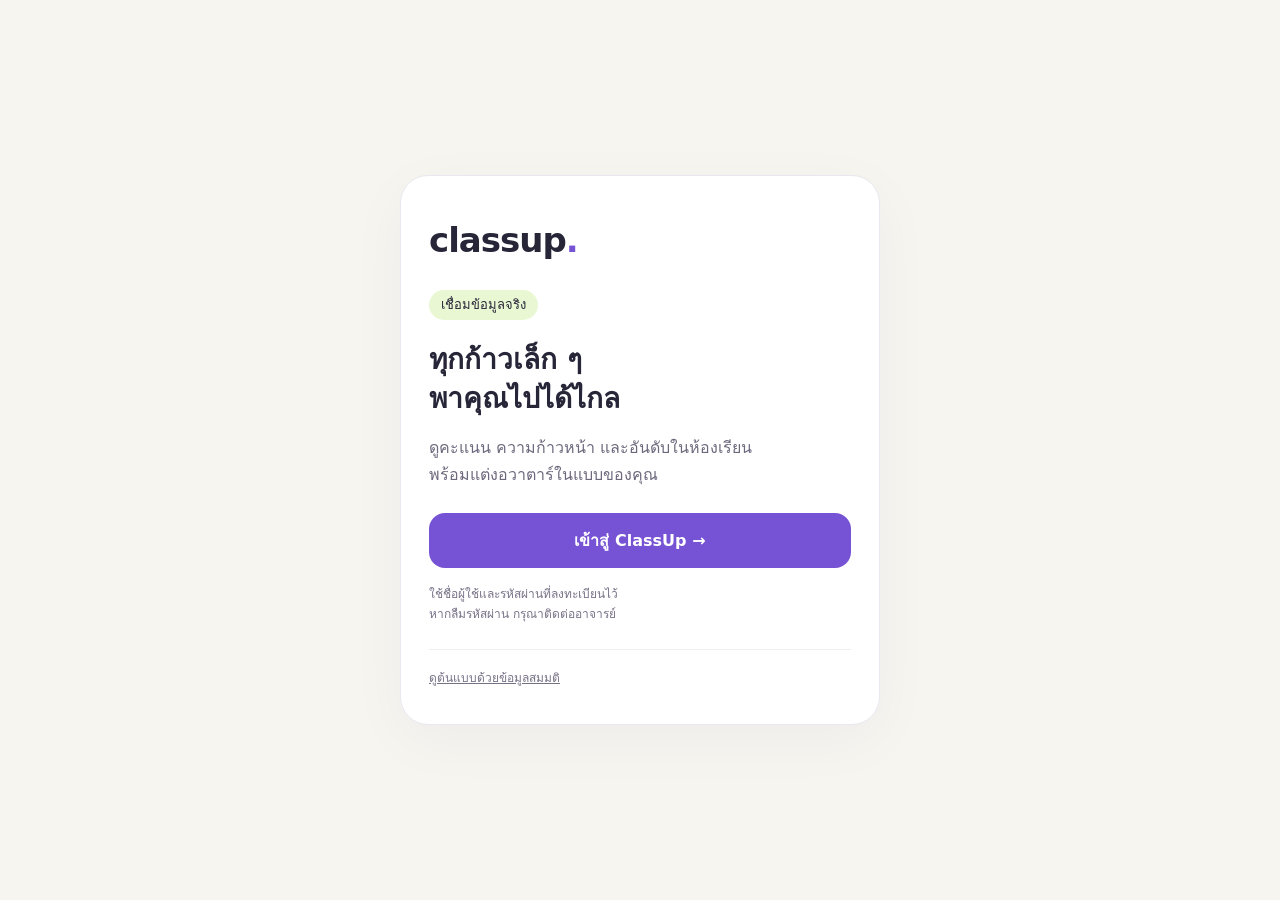
<file: index.html>
<!doctype html>
<html lang="th"><head><meta charset="utf-8"><meta name="viewport" content="width=device-width,initial-scale=1"><meta name="theme-color" content="#f6f5f0"><title>ClassUp · เข้าสู่ระบบ</title><style>
*{box-sizing:border-box}body{margin:0;background:#f6f5f0;color:#272538;font:16px/1.7 system-ui,sans-serif;min-height:100svh;display:grid;place-items:center;padding:24px}main{width:min(100%,480px);padding:36px 28px;background:white;border:1px solid #e9e7ef;border-radius:28px;box-shadow:0 15px 60px #3020480a}header{font-size:34px;font-weight:800;letter-spacing:-1px}header span{color:#7652d4}.label{display:inline-block;font-size:13px;background:#e9f8d3;border-radius:20px;padding:4px 12px;margin-top:20px}h1{font-size:28px;line-height:1.4;margin:20px 0 12px}p{color:#6d687c}a.button{display:block;text-align:center;text-decoration:none;background:#7652d4;color:white;border-radius:16px;padding:14px;font-weight:700;margin:24px 0 16px}a.button:hover{background:#6540c3}a:focus-visible{outline:3px solid #97bc41;outline-offset:4px}small{display:block;color:#777186;font-size:12px}footer{margin-top:24px;border-top:1px solid #eee;padding-top:18px;font-size:12px}footer a{color:#777186}
</style></head><body><main><header>classup<span>.</span></header><span class="label">เชื่อมข้อมูลจริง</span><h1>ทุกก้าวเล็ก ๆ<br>พาคุณไปได้ไกล</h1><p>ดูคะแนน ความก้าวหน้า และอันดับในห้องเรียน<br>พร้อมแต่งอวาตาร์ในแบบของคุณ</p><a class="button" href="https://script.google.com/macros/s/AKfycbyjVK7A6GgiesG6yWo7jvNBkFbhsf3XFq_0qqie9LUiL0qWx_ezEBHjoV0TSbyATirl/exec">เข้าสู่ ClassUp →</a><small>ใช้ชื่อผู้ใช้และรหัสผ่านที่ลงทะเบียนไว้<br>หากลืมรหัสผ่าน กรุณาติดต่ออาจารย์</small><footer><a href="demo.html">ดูต้นแบบด้วยข้อมูลสมมติ</a></footer></main></body></html>
</file>
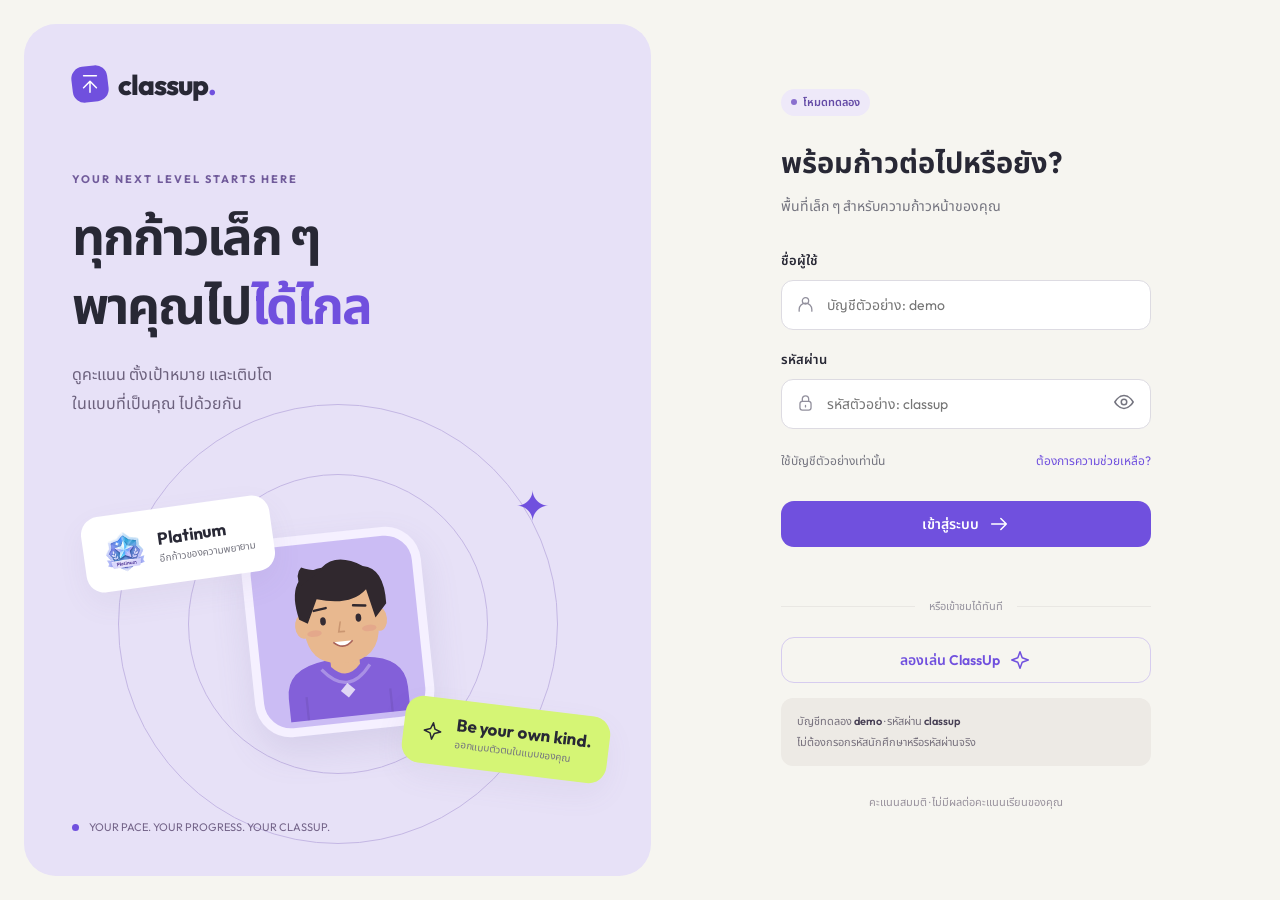
<file: demo.html>
<!doctype html>
<html lang="th">
<head>
  <meta charset="utf-8"><meta name="viewport" content="width=device-width,initial-scale=1,viewport-fit=cover">
  <meta name="theme-color" content="#f6f5f0"><meta name="description" content="ClassUp ต้นแบบพื้นที่ดูคะแนน ตั้งเป้าหมาย และเติบโตไปด้วยกัน ออกแบบเพื่อผู้เรียน ใช้ข้อมูลสมมติเท่านั้น">
  <title>ClassUp · เติบโตในแบบของคุณ</title>
  <link rel="preconnect" href="https://fonts.googleapis.com"><link rel="preconnect" href="https://fonts.gstatic.com" crossorigin>
  <link href="https://fonts.googleapis.com/css2?family=Noto+Sans+Thai:wght@400;500;600;700;800&family=Outfit:wght@400;500;600;700;800&display=swap" rel="stylesheet">
  <link rel="stylesheet" href="style.css?v=20261102-badges2">
</head>
<body>
 <div id="app"></div>
 <div id="toast" role="status" aria-live="polite"></div>
 <dialog id="infoDialog"><button class="icon-button close-dialog" aria-label="ปิดหน้าต่าง">×</button><div id="dialogBody"></div></dialog>
 <script src="app.js?v=20261102-badges2"></script>
</body></html>
</file>
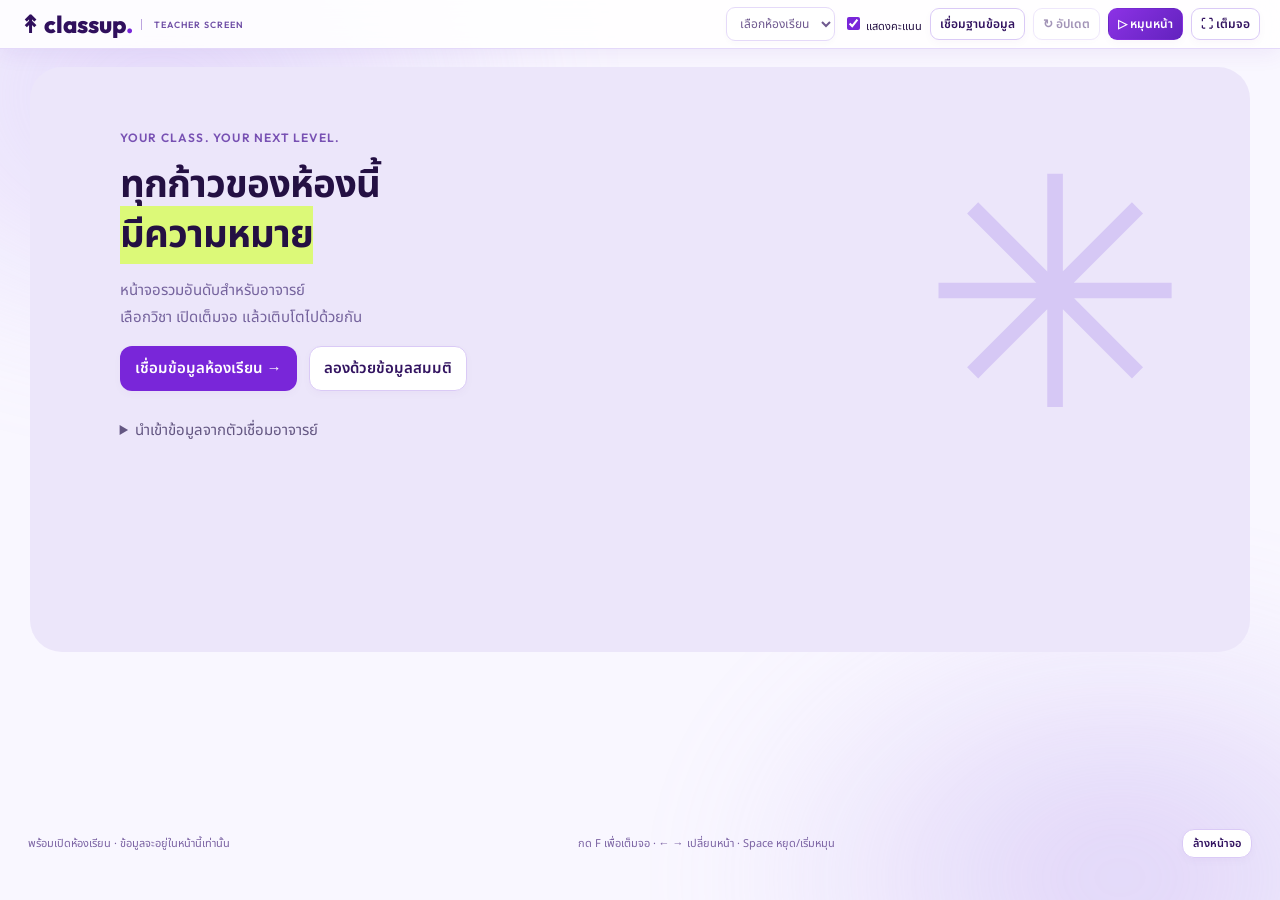
<file: teacher.html>
<!doctype html><html lang="th"><head><meta charset="utf-8"><meta name="viewport" content="width=device-width,initial-scale=1"><title>ClassUp · หน้าจอประจำห้อง</title><link rel="preconnect" href="https://fonts.googleapis.com"><link href="https://fonts.googleapis.com/css2?family=Noto+Sans+Thai:wght@400;500;600;700;800&family=Outfit:wght@500;600;700;800&display=swap" rel="stylesheet"><link rel="stylesheet" href="teacher.css?v=classroom-qr1"></head><body>
<header class="controls"><a href="index.html" class="brand">↟ classup<span>.</span></a><span class="teacher-label">TEACHER SCREEN</span><select id="group" aria-label="รายวิชาและกลุ่มเรียน" disabled><option>เลือกห้องเรียน</option></select><label><input id="showScores" type="checkbox" checked> แสดงคะแนน</label><button id="connect">เชื่อมฐานข้อมูล</button><button id="refresh" disabled>↻ อัปเดต</button><button id="rotate" aria-pressed="false">▷ หมุนหน้า</button><button id="full">⛶ เต็มจอ</button></header>
<main id="board" class="board"><section class="welcome"><div class="eyebrow">YOUR CLASS. YOUR NEXT LEVEL.</div><h1>ทุกก้าวของห้องนี้<br><em>มีความหมาย</em></h1><p>หน้าจอรวมอันดับสำหรับอาจารย์<br>เลือกวิชา เปิดเต็มจอ แล้วเติบโตไปด้วยกัน</p><div class="welcome-actions"><button id="start" class="primary">เชื่อมข้อมูลห้องเรียน →</button><button id="demo">ลองด้วยข้อมูลสมมติ</button></div><details><summary>นำเข้าข้อมูลจากตัวเชื่อมอาจารย์</summary><p>หากเบราว์เซอร์ไม่ส่งข้อมูลระหว่างหน้าต่าง ให้ดาวน์โหลดไฟล์จากตัวเชื่อมแล้วนำเข้าที่นี่</p><input id="import" type="file" accept=".json,application/json" aria-label="นำเข้าไฟล์คะแนนสำหรับจออาจารย์"></details></section></main><footer><span id="status" role="status">พร้อมเปิดห้องเรียน · ข้อมูลจะอยู่ในหน้านี้เท่านั้น</span><span>กด F เพื่อเต็มจอ · ← → เปลี่ยนหน้า · Space หยุด/เริ่มหมุน</span><button id="clear">ล้างหน้าจอ</button></footer><script src="teacher-config.js"></script><script src="avatar-renderer.js?v=avatar-sync1"></script><script src="teacher.js?v=classroom-qr1"></script></body></html>
</file>
<file: style.css>
:root{--bg:#f6f5f0;--paper:#fff;--ink:#282835;--muted:#74747f;--line:#e9e7e3;--purple:#7050de;--purple-dark:#5532bc;--lavender:#ede8fc;--lime:#d5f575;--radius:24px;font-family:'Outfit','Noto Sans Thai',sans-serif;color:var(--ink);background:var(--bg);font-synthesis:none}*{box-sizing:border-box}body{margin:0}button,input,select{font:inherit}button,a,input,select{-webkit-tap-highlight-color:transparent}button{cursor:pointer}button:disabled{cursor:wait;opacity:.65}button:focus-visible,a:focus-visible,select:focus-visible,input:focus-visible{outline:3px solid #a18be9;outline-offset:4px}button{color:inherit}svg{display:block}a{color:var(--purple)}h1,h2,h3,p{margin:0}h1{font-size:32px;letter-spacing:-1px;line-height:1.5}h2{font-size:20px;font-weight:700}h3{font-size:16px}p{line-height:1.8}.muted{color:var(--muted)}.eyebrow{text-transform:uppercase;letter-spacing:2px;font-size:11px;font-weight:700}.logo{display:flex;align-items:center;gap:10px;font:800 28px 'Outfit',sans-serif;letter-spacing:-1px}.logo-mark{width:36px;height:36px;display:grid;place-items:center;background:var(--purple);color:white;border-radius:12px;transform:rotate(-7deg)}.logo-mark svg{transform:rotate(7deg)}.icon{width:22px;height:22px;flex-shrink:0}.primary,.secondary,.text-button,.icon-button{border:0;display:inline-flex;align-items:center;justify-content:center;gap:9px;min-height:46px;border-radius:13px;padding:11px 19px;font-size:14px;font-weight:600;transition:transform .15s,background .15s}.primary{background:var(--purple);color:white}.primary:hover{background:var(--purple-dark);transform:translateY(-1px)}.secondary{background:#f1eef8;color:var(--purple-dark)}.secondary:hover{background:#e5def7}.text-button{background:transparent;color:var(--purple);padding:7px 4px}.icon-button{padding:8px;min-width:44px;min-height:44px;background:white;border:1px solid var(--line)}.pill{display:inline-flex;align-items:center;gap:6px;border-radius:100px;padding:5px 10px;font-size:11px;font-weight:600}.demo-tag{background:#eee9f9;color:#654ca7;white-space:nowrap}.tag-dot{width:6px;height:6px;border-radius:50%;background:#8a70cf}.login-page{min-height:100svh;display:grid;grid-template-columns:1.08fr 1fr;padding:24px;gap:24px}.login-art{background:#e7e1f7;border-radius:32px;position:relative;overflow:hidden;padding:42px 48px;display:flex;flex-direction:column;min-height:730px}.login-art .eyebrow{margin-top:70px;color:#715b9b}.login-art h1{font-size:clamp(36px,4vw,60px);line-height:1.35;margin-top:16px;letter-spacing:-2px;position:relative;z-index:1}.login-art h1 em{font-style:normal;color:var(--purple)}.login-art .intro{color:#6c617d;font-size:16px;margin-top:20px;max-width:340px}.login-visual{height:300px;position:relative;margin-top:10px;flex:1;min-height:230px}.orbit{position:absolute;border:1px solid #c4b7e4;width:300px;height:300px;border-radius:50%;left:50%;top:50%;transform:translate(-50%,-50%)}.orbit.two{width:440px;height:440px}.avatar-stage{position:absolute;left:50%;top:52%;transform:translate(-50%,-50%) rotate(-6deg);width:180px;height:200px;background:#cbbcf4;border:9px solid #f5f0ff;border-radius:36px;box-shadow:0 16px 35px #7764a525;display:grid;place-items:center}.avatar-stage .avatar{width:170px;height:170px}.floating-card{position:absolute;background:#fff;border-radius:18px;padding:14px 18px;box-shadow:0 12px 30px #73639412;display:flex;align-items:center;gap:12px;font-size:13px;z-index:2}.floating-card strong{font-size:17px;display:block}.floating-card small{color:var(--muted);display:block;font-size:10px;margin-top:2px}.float-one{left:2%;top:20%;transform:rotate(-8deg)}.float-two{right:-1%;bottom:12%;transform:rotate(7deg);background:var(--lime)}.star-spark{position:absolute;font-size:42px;color:var(--purple);right:10%;top:13%}.art-footer{display:flex;align-items:center;gap:10px;font-size:11px;color:#746489;position:relative;z-index:1}.art-footer span{width:7px;height:7px;background:var(--purple);border-radius:50%}.login-content{display:flex;justify-content:center;align-items:center;position:relative;padding:50px 32px}.login-form-wrap{width:100%;max-width:370px}.login-form-wrap .demo-tag{margin-bottom:25px}.login-form-wrap h2{font-size:29px;line-height:1.5}.login-form-wrap>p{font-size:14px;margin-top:10px;color:var(--muted)}.login-form{margin-top:32px}label.field-label{display:block;font-size:13px;font-weight:600;margin-bottom:9px}.field{position:relative;margin-bottom:20px}.field>svg{position:absolute;left:15px;top:42px;color:#92909d;width:19px}.field input{width:100%;border:1px solid #dddbe2;border-radius:12px;background:#fff;padding:13px 48px 13px 45px;min-height:50px;font-size:14px;color:var(--ink)}.field .toggle-password{position:absolute;right:5px;top:30px;border:0;background:transparent;width:44px;height:44px;display:grid;place-items:center;color:var(--muted)}.form-meta{display:flex;justify-content:space-between;align-items:center;font-size:12px;margin-top:-5px;margin-bottom:23px}.form-meta button{border:0;background:none;color:var(--purple);padding:8px 0}.login-form .primary{width:100%}.login-error{font-size:12px;color:#b13f4e;min-height:24px;margin:5px 0}.divider{display:flex;align-items:center;gap:14px;font-size:11px;color:#96939e;margin:22px 0}.divider:before,.divider:after{content:'';height:1px;background:var(--line);flex:1}.try-demo{width:100%;background:transparent;border:1px solid #d6ccef;color:var(--purple)}.demo-details{margin-top:15px;padding:13px 16px;border-radius:12px;background:#edeae5;font-size:11px;line-height:1.9;color:#77717d}.demo-details code{font-family:inherit;color:#484055;font-weight:600}.login-foot{margin-top:28px;text-align:center;color:#99929d;font-size:11px}.app-shell{min-height:100svh;display:grid;grid-template-columns:224px 1fr}.sidebar{position:fixed;inset:0 auto 0 0;width:224px;background:var(--paper);border-right:1px solid var(--line);padding:34px 22px;display:flex;flex-direction:column;z-index:20}.sidebar .logo{margin:0 10px 49px}.nav-caption{font-size:10px;letter-spacing:1.5px;color:#aaa6b2;margin:0 16px 13px}.nav-list{display:grid;gap:7px}.nav-button{border:0;display:flex;align-items:center;gap:13px;border-radius:13px;padding:13px 16px;min-height:50px;background:transparent;text-align:left;color:#817b8d;font-size:13px}.nav-button:hover{background:#f8f6fc}.nav-button.active{color:var(--purple);background:var(--lavender);font-weight:700}.nav-button.active:after{content:'';width:6px;height:6px;border-radius:50%;background:var(--purple);margin-left:auto}.sidebar-bottom{margin-top:auto}.sidebar-note{border-radius:18px;background:#f5f2fc;padding:18px;margin-bottom:18px;font-size:11px;color:#81728c;line-height:1.9}.sidebar-note strong{display:block;font-size:12px;color:#58466f;margin-bottom:4px}.sidebar-user{display:flex;align-items:center;gap:10px;padding-top:18px;border-top:1px solid var(--line)}.sidebar-user .avatar{width:42px;height:42px;border-radius:14px;background:#e8e2fa}.sidebar-user strong{display:block;font-size:13px}.sidebar-user small{font-size:10px;color:var(--muted)}.sidebar-user button{margin-left:auto;background:none;border:0;padding:8px;color:#a39aaa}.main-wrap{grid-column:2}.topbar{height:91px;display:flex;align-items:center;justify-content:space-between;gap:20px;padding:0 42px;border-bottom:1px solid var(--line);background:#faf9f6}.breadcrumb{font-size:12px;color:#8b8497;display:flex;gap:10px;align-items:center}.breadcrumb strong{font-weight:500;color:#5f576a}.top-actions{display:flex;align-items:center;gap:12px}.top-avatar{width:38px;height:38px;border:0;border-radius:50%;background:#e7e1f6;overflow:hidden;padding:0}.top-avatar .avatar{width:38px;height:38px}.main{max-width:1190px;margin:auto;padding:32px 42px 36px}.page-heading{display:flex;align-items:center;justify-content:space-between;gap:20px;margin-bottom:27px}.page-heading h1{font-size:28px}.page-heading p{font-size:12px;color:var(--muted);margin-top:3px}.wave{display:inline-block;font-size:25px;margin-left:4px;transform:rotate(-10deg)}.course-select-wrap{position:relative;display:flex;gap:10px;align-items:center;background:white;border:1px solid var(--line);border-radius:13px;padding:12px 13px;flex-shrink:0}.course-select-wrap>.icon{color:var(--purple);width:19px}.course-select-wrap select{border:0;background:transparent;font-size:12px;font-weight:600;max-width:225px;color:#534b61;min-height:24px}.dashboard-grid{display:grid;grid-template-columns:minmax(0,1.65fr) minmax(265px,1fr);gap:22px}.main-column,.side-column{display:flex;flex-direction:column;gap:22px}.hero-card{position:relative;background:var(--purple);color:#fff;border-radius:var(--radius);padding:27px 29px;overflow:hidden;min-height:253px;display:flex;align-items:center}.hero-card:after{content:'';position:absolute;width:300px;height:300px;right:-35px;top:0;border:1px solid #ffffff1b;border-radius:50%;box-shadow:0 0 0 35px #ffffff08,0 0 0 70px #ffffff06}.hero-text{z-index:1;position:relative;width:65%}.hero-text .eyebrow{color:#d9ceff;font-size:10px;letter-spacing:1.6px}.hero-text h2{font-family:'Outfit',sans-serif;font-size:43px;letter-spacing:-1px;margin:9px 0 5px;font-weight:600;line-height:1.1}.hero-text p{color:#e5dcff;font-size:12px}.hero-text .pill{background:#ffffff1b;margin-top:13px;color:#f0eaff;font-size:10px}.hero-avatar{position:absolute;right:17px;bottom:-7px;width:177px;height:210px;z-index:1}.hero-avatar .avatar{width:100%;height:100%}.hero-star{position:absolute;right:22px;top:22px;font-size:25px;color:#dbfa91}.hero-text .primary{margin-top:17px;background:var(--lime);color:#384523;min-height:38px;font-size:11px;padding:8px 13px}.stat-row{display:grid;grid-template-columns:repeat(3,1fr);gap:12px}.stat{background:#fff;border:1px solid var(--line);padding:17px 17px;border-radius:18px}.stat-icon{width:31px;height:31px;display:grid;place-items:center;border-radius:10px;background:#f2eefc;color:var(--purple);margin-bottom:13px}.stat-icon .icon{width:17px;height:17px}.stat:nth-child(2) .stat-icon{background:#fff4dc;color:#b88a2a}.stat:nth-child(3) .stat-icon{background:#e9f1e2;color:#67914c}.stat .value{font-size:28px;line-height:1.1;font-weight:600;letter-spacing:-1px}.stat .value small{font-size:12px;font-weight:400;color:#aaa2b3;letter-spacing:0}.stat>p{font-size:10px;color:#948b9e;margin-top:7px}.card{background:white;border:1px solid var(--line);border-radius:var(--radius);padding:23px}.card-head{display:flex;align-items:center;justify-content:space-between;gap:12px;margin-bottom:19px}.card-head h2{font-size:16px}.card-head .text-button{font-size:11px;min-height:32px}.card-head>.icon{color:#bbb1ce;width:18px}.progress-card .step-top{display:flex;justify-content:space-between;align-items:center;font-size:11px;margin-top:9px}.progress-card .step-top strong{font-size:12px}.progress-track{height:9px;border-radius:20px;background:#efebf5;margin:13px 0 11px;overflow:hidden}.progress-track>span{height:100%;display:block;background:var(--purple);border-radius:inherit;transition:width .4s}.progress-card p{font-size:11px;color:#8d8595}.rank-line{display:flex;justify-content:space-between;margin-top:22px;gap:7px}.rank-step{flex:1;text-align:center;min-width:0}.rank-emblem{width:27px;height:31px;clip-path:polygon(50% 0,100% 20%,90% 72%,50% 100%,10% 72%,0 20%);display:grid;place-items:center;font-size:13px;font-weight:700;background:var(--rank-bg);color:var(--rank-fg);margin:auto}.rank-step span{font-size:8px;color:#a69cab;display:block;margin-top:8px}.rank-step.current span{color:var(--purple);font-weight:700}.rank-step.current .rank-emblem{filter:drop-shadow(0 2px 3px #704ad430);width:32px;height:36px;margin-top:-5px}.goal-card{background:#eef4dc;border-color:#e3ebce}.goal-card .card-head{margin-bottom:13px}.goal-card h2{font-size:16px}.goal-card>p{font-size:12px;color:#74835c;margin:8px 0 16px}.goal-card .goal-symbol{width:40px;height:40px;display:grid;place-items:center;border-radius:13px;background:#dce9b9;color:#718646;margin-bottom:13px}.goal-card .secondary{background:white;font-size:11px;color:#647449;min-height:35px}.mini-leader{display:flex;align-items:center;gap:10px;padding:11px 0}.mini-leader+.mini-leader{border-top:1px solid #f3f0f5}.mini-leader .place{font-size:11px;color:#b0a6ba;width:18px}.mini-leader .avatar{width:36px;height:36px;background:#f1eafa;border-radius:12px}.mini-leader .name{font-size:12px;font-weight:500;flex:1}.mini-leader .name small{display:block;font-size:9px;color:#a297af;margin-top:2px}.mini-leader strong{font-size:14px}.mini-leader strong small{font-size:9px;font-weight:400;color:#a398b1}.tip{display:flex;align-items:flex-start;gap:9px;padding-top:16px;border-top:1px solid var(--line);color:#9a8fa6;font-size:10px;line-height:1.8;margin-top:9px}.tip .icon{width:15px;height:15px;margin-top:1px}.badge-grid{display:grid;grid-template-columns:repeat(3,1fr);gap:12px}.badge-item{border:1px solid #ece8f3;border-radius:15px;padding:17px 8px;text-align:center}.badge-item .badge-icon{width:39px;height:39px;border-radius:50%;background:#f0eafd;color:var(--purple);display:grid;place-items:center;margin:0 auto 9px}.badge-item strong{font-size:10px;display:block}.badge-item small{font-size:8px;color:#a194b0;display:block;margin-top:4px}.badge-item.locked{opacity:.5}.badge-item.earned{background:#faf8ff;border-color:#ded3f5}.main-footer{font-size:10px;color:#aaa1b1;margin-top:28px;display:flex;align-items:center;justify-content:space-between;gap:15px;line-height:1.9}.main-footer button{background:none;border:0;color:#94849f;font-size:10px}.mobile-nav,.mobile-brand{display:none}.score-overview{display:grid;grid-template-columns:1fr 1fr;gap:22px;margin-bottom:22px}.score-total{background:var(--purple);color:white;border:0;display:flex;align-items:center;justify-content:space-between;gap:10px}.score-total h2{font-size:14px;color:#ddd1fb}.big-score{font-size:62px;line-height:1.3;letter-spacing:-3px}.score-total p{font-size:11px;color:#dcd0fa}.score-ring{width:110px;height:110px;border-radius:50%;background:conic-gradient(var(--lime) var(--angle),#ffffff25 0);display:grid;place-items:center;flex-shrink:0}.score-ring:before{content:'';position:absolute;width:91px;height:91px;border-radius:50%;background:var(--purple)}.score-ring span{position:relative;font-size:23px}.score-list{display:grid;gap:0}.score-item{padding:19px 0;border-bottom:1px solid var(--line)}.score-item:last-child{border:0;padding-bottom:3px}.score-item-top{display:flex;justify-content:space-between;gap:15px;font-size:13px}.score-item-top strong{font-size:18px}.score-item-top small{font-size:11px;color:#a399af;font-weight:400}.score-item .progress-track{height:6px;margin-top:11px;margin-bottom:0}.score-item .progress-track>span{background:#b7a2ef}.empty-score{font-size:11px;color:#9e94a8}.info-strip{background:#efeaf9;border-radius:14px;padding:14px 17px;display:flex;align-items:center;gap:10px;color:#81708e;font-size:11px;margin-top:20px;line-height:1.8}.info-strip .icon{width:18px}.rank-table{padding:0;overflow:hidden}.rank-table-head{display:flex;align-items:center;justify-content:space-between;padding:22px 24px;border-bottom:1px solid var(--line)}.rank-table-head h2{font-size:16px}.rank-table-head p{font-size:10px;color:#94869f;margin-top:4px}.filter-tabs{display:flex;background:#f4f1f8;padding:4px;border-radius:10px;gap:3px}.filter-tabs button{border:0;background:transparent;padding:7px 12px;border-radius:7px;color:#95899f;font-size:11px;min-height:34px}.filter-tabs button.active{color:var(--purple);background:white;box-shadow:0 1px 3px #0000000a}.leader-row{display:grid;grid-template-columns:35px 44px 1fr 100px 65px;align-items:center;gap:10px;padding:13px 24px;border-bottom:1px solid #f3f0f6}.leader-row:last-child{border-bottom:0}.leader-row.you{background:#f2edfe;border-left:3px solid var(--purple);padding-left:21px}.leader-row .place{font-size:14px;color:#a698b0;text-align:center}.leader-row .avatar{width:40px;height:40px;background:#f1edf7;border-radius:13px}.leader-row .name{font-size:12px;min-width:0}.leader-row .name small{display:block;color:#ac9cb9;font-size:9px;margin-top:4px}.leader-row .score{text-align:right;font-size:17px}.rank-pill{background:var(--rank-bg);color:var(--rank-fg);font-size:10px;display:inline-flex;justify-content:center;padding:5px 9px;border-radius:7px;font-weight:600;justify-self:start}.podium{display:flex;align-items:flex-end;justify-content:center;gap:15px;padding:32px 20px 0;background:linear-gradient(180deg,#f6f1ff,#ebe3f8);border-radius:var(--radius);margin-bottom:24px;min-height:275px;overflow:hidden}.podium-player{width:28%;max-width:150px;text-align:center;position:relative}.podium-player .avatar{width:70px;height:70px;border-radius:50%;background:#d8cef0;border:4px solid #fff;margin:auto}.podium-player.winner .avatar{width:83px;height:83px;background:#e0cafa;border-color:#dac5ff}.podium-player .crown{position:absolute;top:-31px;left:calc(50% - 15px);color:#9a64d0}.podium-player>strong{font-size:13px;display:block;margin:9px 0 4px}.podium-player>small{font-size:10px;color:#9b87af}.podium-block{height:65px;border-radius:14px 14px 0 0;background:#ded1f2;margin-top:12px;padding-top:12px;font-size:26px;font-weight:600;color:#9475b7}.winner .podium-block{height:95px;background:var(--purple);color:#e2d6ff}.third .podium-block{height:48px;background:#e6dbf4}.you-summary{display:flex;align-items:center;gap:14px;padding:19px 24px;border-radius:18px;background:#eae3f9;margin-bottom:22px}.you-summary strong{font-size:14px}.you-summary p{font-size:11px;color:#8b78a5}.you-summary .rank-pill{margin-left:auto}.avatar-layout{display:grid;grid-template-columns:1fr 1.15fr;gap:24px;align-items:start}.avatar-preview{background:#eae2fa;border:1px solid #e0d6f1;border-radius:var(--radius);padding:32px;text-align:center;position:sticky;top:20px;overflow:hidden}.avatar-preview h2{font-size:16px}.avatar-preview>p{font-size:11px;color:#9984b2;margin-top:5px}.avatar-display{background:radial-gradient(circle,#d9cdf4 60%,transparent 61%);height:290px;margin:10px auto 0;max-width:300px;position:relative;display:grid;place-items:center}.avatar-display .avatar{width:260px;height:260px}.avatar-preview .secondary{background:#ffffffa0;margin:0 auto 16px;font-size:11px}.avatar-preview .rank-pill{display:table;margin:0 auto}.avatar-preview .avatar-nickname{font-size:21px;margin:13px 0 6px}.avatar-editor .field input{padding-left:15px;background:#faf8fc}.avatar-editor .card-head{margin-bottom:24px}.option-section{margin-top:23px}.option-section h3{font-size:12px;margin-bottom:13px}.option-section h3 span{color:#b1a1bf;font-size:10px;font-weight:400;margin-left:7px}.swatches{display:flex;gap:12px;flex-wrap:wrap}.swatch{width:36px;height:36px;min-width:36px;border-radius:50%;background:var(--swatch);border:3px solid white;box-shadow:0 0 0 1px #e9e3ed}.swatch.selected{box-shadow:0 0 0 2px var(--purple);position:relative}.swatch.selected:after{content:'✓';color:white;text-shadow:0 1px 3px #0009;font-size:16px}.hair-options{display:grid;grid-template-columns:repeat(4,1fr);gap:9px}.hair-option{border:1px solid #ece5f2;background:#faf8fc;border-radius:12px;padding:5px 4px 9px;display:flex;align-items:center;flex-direction:column;gap:3px;font-size:9px;color:#9a87ac;min-width:0}.hair-option.selected{border:2px solid var(--purple);background:#f1ebfd;padding:4px 3px 8px;color:var(--purple)}.hair-option .avatar{width:51px;height:51px}.accessory-options{display:flex;gap:9px}.accessory-options button{min-height:40px;border:1px solid #e7e0ef;background:#faf8fc;border-radius:10px;padding:9px 14px;font-size:11px}.accessory-options button.selected{background:var(--lavender);border-color:var(--purple);color:var(--purple)}.save-avatar{width:100%;margin-top:29px}.save-note{font-size:10px;color:#a493b2;text-align:center;margin-top:11px}.avatar-editor .field{margin-bottom:0}.toast-show{transform:translate(-50%,0)!important;opacity:1!important}#toast{position:fixed;bottom:30px;left:50%;transform:translate(-50%,20px);background:#30263e;color:#fff;box-shadow:0 5px 25px #36224420;border-radius:14px;padding:13px 22px;font-size:13px;max-width:calc(100% - 30px);z-index:100;opacity:0;pointer-events:none;transition:.25s;white-space:nowrap}dialog{border:1px solid #eee7f4;border-radius:26px;padding:32px;max-width:470px;width:calc(100% - 32px);box-shadow:0 20px 100px #24133333;color:var(--ink);background:white}dialog::backdrop{background:#2b1f4166;backdrop-filter:blur(4px)}dialog .close-dialog{position:absolute;right:14px;top:12px;font-size:25px;border:0;background:#f6f2fa;min-height:36px;min-width:36px;padding:0}dialog h2{padding-right:25px;margin:10px 0 15px}dialog p,dialog li{font-size:13px;color:#8b7c99;line-height:1.9}dialog ul{padding-left:20px}dialog .primary{width:100%;margin-top:20px}.goal-option{display:block;width:100%;text-align:left;background:#faf8fd;border:1px solid #e9e2f2;border-radius:13px;padding:15px;margin:10px 0;font-size:13px}.goal-option.selected{border-color:var(--purple);background:var(--lavender);color:var(--purple)}.goal-option small{display:block;color:#a08eb3;font-size:11px;margin-top:5px}.empty-state{text-align:center;padding:30px;color:var(--muted)}.mobile-heading{display:none}.hidden{display:none!important}@media(min-width:1500px){.main{padding-top:42px}.hero-card{min-height:280px}.hero-avatar{width:200px;height:235px}.hero-text h2{font-size:48px}}
@media(max-width:1100px){.sidebar{width:190px;padding:28px 14px}.app-shell{grid-template-columns:190px 1fr}.main{padding:25px}.topbar{padding:0 25px}.dashboard-grid{grid-template-columns:minmax(0,1.5fr) minmax(240px,1fr);gap:17px}.main-column,.side-column{gap:17px}.hero-card{padding:23px}.hero-avatar{width:143px;height:176px;right:0}.hero-text{width:73%}.hero-text h2{font-size:38px}.stat{padding:14px 12px}.stat .value{font-size:25px}.card{padding:19px}.page-heading h1{font-size:25px}.login-art{padding:32px}.float-one{left:-3%}.float-two{right:-5%}.course-select-wrap select{max-width:180px}.leader-row{grid-template-columns:25px 37px 1fr 80px 55px;padding:12px 18px}.avatar-layout{grid-template-columns:1fr 1.1fr;gap:17px}.avatar-preview{padding:22px}.avatar-display .avatar{width:220px;height:220px}.avatar-display{height:250px}.hair-options{gap:5px}.hair-option .avatar{width:43px;height:43px}}
@media(max-width:850px){.sidebar{width:80px;padding:28px 12px}.app-shell{grid-template-columns:80px 1fr}.sidebar .logo{margin:0 10px 40px}.sidebar .logo-name,.sidebar .nav-caption,.sidebar .nav-button span,.sidebar-note,.sidebar-user>div,.sidebar-user>button{display:none}.nav-button{justify-content:center;padding:14px}.nav-button.active:after{display:none}.sidebar-user{justify-content:center}.dashboard-grid{grid-template-columns:minmax(0,1.5fr) minmax(225px,1fr)}.page-heading{flex-wrap:wrap}.topbar{height:76px}.login-art h1{font-size:42px}.login-page{gap:0;padding:18px}.login-content{padding:35px 25px}.login-art{min-height:680px;padding:30px 24px}.floating-card{padding:12px;font-size:10px}.floating-card strong{font-size:14px}.float-one{top:13%}.float-two{bottom:8%}.orbit{width:240px;height:240px}.orbit.two{width:350px;height:350px}.avatar-stage{width:150px;height:170px}.avatar-stage .avatar{width:140px;height:140px}.art-footer{font-size:9px}.avatar-layout{grid-template-columns:.9fr 1.1fr}.avatar-display .avatar{width:190px;height:190px}.avatar-display{height:220px}.swatches{gap:10px}.swatch{width:31px;height:31px;min-width:31px}.score-overview{gap:16px}}
@media(max-width:680px){.login-page{display:block;padding:0}.login-art{min-height:auto;padding:26px 25px 30px;border-radius:0 0 32px 32px}.login-art .logo{font-size:25px}.login-art .eyebrow{margin-top:25px;font-size:9px}.login-art h1{font-size:34px;letter-spacing:-1px;line-height:1.4;margin-top:10px;max-width:250px}.login-art .intro{font-size:12px;max-width:220px;margin-top:11px}.login-visual{position:absolute;width:150px;height:190px;min-height:0;right:7px;bottom:4px;margin:0}.avatar-stage{width:110px;height:133px;border-width:6px;left:60%;top:62%;border-radius:25px}.avatar-stage .avatar{width:105px;height:105px}.orbit{width:190px;height:190px;left:70%;top:70%}.orbit.two,.float-one,.art-footer,.star-spark{display:none}.float-two{bottom:0;right:0;transform:rotate(5deg);padding:8px 10px;border-radius:10px}.float-two strong{font-size:11px}.float-two .icon{width:16px;height:16px}.float-two small{font-size:7px}.login-content{padding:28px 25px 36px}.login-form-wrap{max-width:420px}.login-form-wrap .demo-tag{margin-bottom:17px}.login-form-wrap h2{font-size:23px}.login-form-wrap>p{font-size:12px;margin-top:6px}.login-form{margin-top:24px}.login-foot{margin-top:18px}.sidebar{display:none}.app-shell{display:block}.main-wrap{display:block}.topbar{height:74px;padding:0 20px;border-bottom:0;background:var(--bg)}.breadcrumb{display:none}.mobile-brand{display:flex}.mobile-brand .logo{font-size:24px}.mobile-brand .logo-mark{width:31px;height:31px;border-radius:10px}.mobile-brand .icon{width:19px}.top-actions{gap:9px}.top-actions>.icon-button{display:none}.top-actions .demo-tag{font-size:9px;padding:5px 8px}.top-avatar{width:33px;height:33px}.top-avatar .avatar{width:33px;height:33px}.main{padding:10px 20px 108px}.page-heading{gap:17px;margin-bottom:21px}.page-heading h1{font-size:25px}.page-heading p{font-size:11px}.page-heading>div:first-child{width:100%}.course-select-wrap{width:100%;padding:10px 12px;background:#fff}.course-select-wrap select{max-width:none;width:100%;font-size:12px}.dashboard-grid{display:flex;flex-direction:column;gap:18px}.main-column,.side-column{gap:18px}.hero-card{min-height:226px;padding:25px 23px;border-radius:22px}.hero-text{width:70%}.hero-text h2{font-size:40px;margin-top:9px}.hero-text p{font-size:11px}.hero-text .pill{font-size:9px}.hero-text .primary{font-size:10px}.hero-avatar{width:155px;height:190px;right:1px}.hero-star{right:16px;top:18px}.stat-row{gap:9px}.stat{padding:15px 12px;border-radius:16px}.stat-icon{width:28px;height:28px;margin-bottom:12px}.stat .value{font-size:26px}.stat .value small{font-size:10px}.stat>p{font-size:9px;margin-top:8px}.card{padding:21px;border-radius:21px}.card-head{margin-bottom:18px}.card-head h2{font-size:16px}.badge-item{padding:15px 5px}.badge-item strong{font-size:10px}.badge-item small{font-size:8px}.main-footer{font-size:9px;display:block;text-align:center;margin-top:25px}.main-footer button{display:block;margin:9px auto 0}.mobile-nav{display:flex;align-items:center;justify-content:space-around;position:fixed;bottom:0;left:0;right:0;background:#fffefbf5;border-top:1px solid #e9e3ee;backdrop-filter:blur(16px);z-index:30;padding:9px 12px calc(10px + env(safe-area-inset-bottom))}.mobile-nav button{display:flex;flex-direction:column;align-items:center;gap:5px;border:0;background:none;color:#aaa0b6;font-size:9px;min-width:64px;min-height:48px;padding:7px 10px;border-radius:13px}.mobile-nav button.active{color:var(--purple);background:#f0eafb}.mobile-nav button .icon{width:21px;height:21px}.goal-card{padding:23px}.score-overview{grid-template-columns:1fr;gap:17px}.score-total{padding:25px}.score-total .big-score{font-size:57px}.score-list{padding:2px 0}.score-item-top{font-size:12px}.score-item-top strong{font-size:17px}.score-item{padding:17px 0}.score-ring{width:100px;height:100px}.score-ring:before{width:83px;height:83px}.rank-table{padding:0}.rank-table-head{padding:18px 14px;flex-wrap:wrap;gap:13px}.rank-table-head h2{font-size:14px}.filter-tabs{width:100%}.filter-tabs button{flex:1}.leader-row{grid-template-columns:22px 34px 1fr 72px 42px;gap:7px;padding:12px 12px}.leader-row.you{padding-left:9px}.leader-row .avatar{width:32px;height:32px;border-radius:11px}.leader-row .name{font-size:11px}.leader-row .name small{font-size:8px}.leader-row .score{font-size:14px}.rank-pill{font-size:8px;padding:5px 7px}.leader-row .place{font-size:12px}.podium{padding:32px 10px 0;gap:8px;min-height:255px}.podium-player{width:30%}.podium-player .avatar{width:60px;height:60px}.podium-player.winner .avatar{width:74px;height:74px}.podium-player>strong{font-size:12px}.podium-player>small{font-size:9px}.you-summary{padding:15px;gap:12px}.you-summary strong{font-size:12px}.you-summary p{font-size:10px}.avatar-layout{display:flex;flex-direction:column;gap:18px}.avatar-preview{position:static;width:100%;padding:22px}.avatar-display{height:210px;max-width:230px;margin-top:0}.avatar-display .avatar{width:210px;height:210px}.avatar-preview .secondary{min-height:35px;margin-bottom:7px}.avatar-preview .avatar-nickname{font-size:20px;margin:8px 0}.avatar-editor{width:100%}.hair-option .avatar{width:60px;height:60px}.hair-options{gap:9px}.hair-option{font-size:10px}.swatch{width:38px;height:38px;min-width:38px}.swatches{gap:13px}.save-avatar{min-height:49px}.avatar-preview>p{font-size:10px}#toast{bottom:100px;font-size:12px;white-space:normal;text-align:center;width:max-content}.score-total h2{font-size:13px}}
@media(prefers-reduced-motion:reduce){*,*:before,*:after{scroll-behavior:auto!important;transition:none!important;animation:none!important}}

.score-bars{display:grid;gap:17px}.score-bar-card{border-bottom:1px solid var(--line);padding:1px 0 17px}.score-bar-card:last-child{border-bottom:0;padding-bottom:0}.score-bar-head{display:flex;align-items:center;gap:11px}.score-type-icon{display:grid;place-items:center;width:38px;height:38px;border-radius:12px;flex-shrink:0}.score-type-icon .icon{width:19px;height:19px}.score-bar-head>div{flex:1}.score-bar-head h3{font-size:12px}.score-bar-head p{font-size:9px;color:#8c819a;margin-top:3px}.score-bar-head strong{font-size:20px;white-space:nowrap}.score-bar-head strong small{font-size:11px;color:#9b91a5;font-weight:400}.score-bar-card .progress-track{height:8px;margin:13px 0 9px}.pending-score .progress-track{background:repeating-linear-gradient(135deg,#efecf3,#efecf3 5px,#f7f5f9 5px,#f7f5f9 10px)}.score-bar-foot{display:flex;justify-content:space-between;gap:10px;font-size:9px;color:#968a9f}.badge-banner{display:flex;align-items:center;gap:24px;background:#e8e0f9;border-radius:24px;padding:28px;margin-bottom:23px}.big-badge{width:77px;height:84px;background:#cfbff0;display:grid;place-items:center;clip-path:polygon(50% 0,100% 20%,90% 72%,50% 100%,10% 72%,0 20%);color:#7950bc;flex-shrink:0}.big-badge .icon{width:36px;height:36px}.badge-banner .eyebrow{color:#9b7dbf;font-size:9px}.badge-banner h2{font-size:21px;margin-top:7px}.badge-banner p{font-size:12px;color:#92819f;margin-top:7px}.learning-badge-grid{display:grid;grid-template-columns:repeat(3,1fr);gap:18px}.learning-badge{border:1px solid #e5deed;background:#fff;border-radius:22px;padding:23px;text-align:center}.learning-badge-symbol{width:63px;height:68px;background:#efecf3;color:#b1a7bd;margin:0 auto 15px;display:grid;place-items:center;clip-path:polygon(50% 0,100% 20%,90% 72%,50% 100%,10% 72%,0 20%)}.learning-badge-symbol .icon{width:28px;height:28px}.learning-badge.unlocked{background:#fbf9ff;border-color:#d4c5ec}.learning-badge.unlocked .learning-badge-symbol{background:#e0d4f8;color:#8960ca}.earned-label{background:#e8f1dc;color:#62784a;font-size:9px}.locked-label{background:#f2eff6;color:#9f91ad;font-size:9px}.learning-badge h2{font-size:14px;margin:14px 0 7px}.learning-badge p{font-size:10px;color:#9789a4;min-height:35px}.learning-badge small{font-size:9px;color:#9b8ba9}.learning-badge .progress-track{height:5px}.learning-badge .progress-track span{background:#a990d2}
@media(max-width:850px){.learning-badge-grid{grid-template-columns:repeat(2,1fr)}.learning-badge{padding:18px}}
@media(max-width:680px){.mobile-nav{padding-left:5px;padding-right:5px}.mobile-nav button{min-width:0;width:20%;padding:7px 4px;font-size:8px}.badge-banner{padding:23px 18px;gap:15px}.badge-banner h2{font-size:17px}.badge-banner p{font-size:10px}.big-badge{width:55px;height:63px}.big-badge .icon{width:26px;height:26px}.learning-badge-grid{gap:11px}.learning-badge{padding:20px 12px;border-radius:18px}.learning-badge h2{font-size:12px}.learning-badge p{font-size:9px;min-height:36px}.score-bar-head h3{font-size:11px}.score-bar-head strong{font-size:18px}.score-bar-head strong small{font-size:10px}.score-bar-foot{font-size:8px}.score-type-icon{width:32px;height:32px}.score-bar-head{gap:9px}}

/* User-provided original PNG rank badges; no cropping or recoloring. */
.rank-image{display:block;width:100%;height:100%;object-fit:contain;flex-shrink:0}
.rank-pill{align-items:center;gap:5px}.rank-pill>.rank-image{width:28px;height:28px}.rank-pill>span{line-height:1.2}
.rank-step .rank-step-image{width:52px;height:52px;margin:0 auto;filter:drop-shadow(0 3px 5px #56347815)}.rank-step.current .rank-step-image{transform:scale(1.12)}.rank-step.current{background:#f4effd;border-radius:10px;padding-top:4px;margin-top:-4px}.rank-step span{font-size:9px}.rank-line{gap:4px}
.hero-badge{position:absolute;right:12px;top:50%;transform:translateY(-50%) rotate(4deg);width:185px;height:195px;z-index:1;filter:drop-shadow(0 10px 18px #34235f40)}.hero-text{width:63%}.hero-text h2{font-size:39px}.login-rank-image{width:45px;height:48px}
.rank-collection{margin-bottom:24px}.rank-collection-grid{display:grid;grid-template-columns:repeat(6,minmax(0,1fr));gap:12px}.rank-collection-item{padding:12px 5px;text-align:center;border:1px solid transparent;border-radius:16px}.rank-collection-item.is-current{border-color:#bba1ee;background:#f6f0ff}.rank-collection-item>.rank-image{height:108px;width:100%;margin:0 auto 10px}.rank-collection-item strong{display:block;font-size:13px}.rank-collection-item small{display:block;font-size:10px;color:#94839f;margin-top:4px}.rank-collection-item.is-current small{color:var(--purple)}
.leader-row .rank-pill{background:none;padding:0;gap:4px;font-size:9px}.leader-row .rank-pill>.rank-image{width:34px;height:38px}
@media(max-width:1100px){.hero-badge{width:145px;height:160px;right:7px}.hero-text h2{font-size:34px}.rank-collection-grid{grid-template-columns:repeat(3,minmax(0,1fr))}.rank-collection-item>.rank-image{height:125px}.rank-step .rank-step-image{width:43px;height:45px}}
@media(max-width:680px){.hero-badge{width:137px;height:156px;right:8px;top:48%}.hero-text{width:66%}.hero-text h2{font-size:34px}.rank-step .rank-step-image{width:43px;height:46px}.rank-step span{font-size:8px}.rank-pill>.rank-image{width:24px;height:27px}.rank-collection-grid{gap:7px}.rank-collection-item{padding:10px 3px}.rank-collection-item>.rank-image{height:94px;margin-bottom:7px}.rank-collection-item strong{font-size:11px}.rank-collection-item small{font-size:8px}.leader-row .rank-pill{gap:2px;font-size:8px}.leader-row .rank-pill>.rank-image{width:24px;height:28px}.login-rank-image{width:32px;height:36px}}
@media(max-width:360px){.hero-badge{width:108px;height:129px;right:5px}.hero-text h2{font-size:29px}.rank-step .rank-step-image{width:35px;height:39px}.rank-step span{font-size:7px}.rank-collection-item>.rank-image{height:79px}}

/* Rank-gated meme wardrobe */
.wardrobe-unlocks{background:#f1ebff;border:1px solid #ddd0f3;border-radius:24px;padding:24px;margin-bottom:24px}.wardrobe-unlocks p{font-size:12px;color:#756784;margin:8px 0 18px}.unlock-track{display:grid;grid-template-columns:repeat(6,1fr);gap:10px}.unlock-track>div{text-align:center;opacity:.5}.unlock-track>div.available{opacity:1}.unlock-track img{width:62px;height:62px;margin:auto}.unlock-track strong,.unlock-track small{display:block}.unlock-track strong{font-size:12px}.unlock-track small{font-size:10px;line-height:1.6;margin-top:4px}.wardrobe-options{display:grid;grid-template-columns:repeat(3,minmax(0,1fr));gap:10px}.wardrobe-item{border:1px solid #e9e2f0;border-radius:16px;padding:12px 6px;background:#fff;min-width:0;color:#3f3453;cursor:pointer}.wardrobe-item .avatar{width:76px;height:80px;display:block;margin:auto auto 8px}.wardrobe-item strong,.wardrobe-item small{display:block;line-height:1.5}.wardrobe-item strong{font-size:11px}.wardrobe-item small{font-size:10px;color:#826a9c;margin-top:5px}.wardrobe-item.selected{border:2px solid #8159d3;background:#f3edff}.wardrobe-item.locked{background:#f5f3f7;border-style:dashed}.wardrobe-item.locked .avatar{opacity:.5}.wardrobe-item:focus-visible{outline:3px solid #9c79df;outline-offset:3px}.avatar-preview .avatar-display{overflow:visible}.avatar-preview{align-self:start;position:sticky;top:90px}
@media(max-width:700px){.wardrobe-unlocks{padding:18px}.unlock-track{grid-template-columns:repeat(3,1fr);row-gap:20px}.wardrobe-options{gap:8px}.wardrobe-item .avatar{width:66px;height:70px}.avatar-preview{position:static}.wardrobe-item strong{font-size:10px}}
</file>
<file: teacher.css>
:root{--bg:#f6f5f0;--ink:#292638;--muted:#817b91;--purple:#7350df;--lime:#dcf978}*{box-sizing:border-box}body{margin:0;background:var(--bg);color:var(--ink);font:15px 'Noto Sans Thai',sans-serif}button,select,input{font:inherit}button,select{border:1px solid #dedbe7;background:white;border-radius:12px;padding:10px 14px;color:var(--ink)}button{cursor:pointer;font-weight:600}button:hover{background:#eee8fc}button:focus-visible,select:focus-visible,summary:focus-visible{outline:3px solid #9a7ee9;outline-offset:3px}button:disabled{opacity:.45;cursor:default}.controls{display:flex;align-items:center;gap:12px;padding:16px 28px;border-bottom:1px solid #e6e2ed;background:#fff}.brand{font:800 28px Outfit,sans-serif;text-decoration:none;color:var(--ink);white-space:nowrap}.brand span{color:var(--purple)}.teacher-label{font:600 10px Outfit;color:var(--muted);letter-spacing:2px;margin-right:auto}.controls label{white-space:nowrap;font-size:13px}.controls input{accent-color:var(--purple)}select{max-width:230px}.board{width:min(100%,1800px);margin:auto;padding:26px 34px;min-height:calc(100vh - 124px)}.welcome{padding:7vh 7vw;background:#ece6fa;border-radius:32px;min-height:65vh;position:relative;overflow:hidden}.welcome:after{content:'✳';font-size:320px;color:#d6c8f5;position:absolute;right:5%;top:0;pointer-events:none}.eyebrow{font:600 12px Outfit;letter-spacing:2px;color:var(--muted)}h1{font-size:clamp(30px,3vw,58px);line-height:1.3;letter-spacing:-1px;margin:16px 0}h1 em{font-style:normal;background:var(--lime)}p{color:var(--muted);line-height:1.8}.welcome-actions{display:flex;gap:12px;position:relative;z-index:1}.primary{background:var(--purple);color:white;border-color:transparent}details{margin-top:28px;max-width:650px;position:relative;z-index:1}summary{cursor:pointer;color:#645782}.board-head{display:flex;align-items:center;justify-content:space-between;margin-bottom:22px}.board-head h1{font-size:clamp(26px,2.4vw,44px);margin:6px 0}.board-head p{margin:0}.live-tag{padding:8px 16px;border-radius:30px;background:#e9f3ce;font-size:13px}.stage{display:grid;grid-template-columns:minmax(0,1.03fr) minmax(0,1fr);gap:24px}.podium-panel{background:var(--purple);border-radius:26px;padding:24px;color:white;overflow:hidden}.section-head{display:flex;align-items:center;justify-content:space-between;gap:12px}.section-head h2{margin:0;font-size:22px}.section-head small{opacity:.8}.podium{display:grid;grid-template-columns:1fr 1.15fr 1fr;align-items:end;gap:12px;text-align:center;margin-top:20px}.podium-person{background:#ffffff16;border-radius:20px 20px 8px 8px;padding:18px 8px 12px;min-width:0}.podium-person.winner{background:#ffffff24;padding-top:26px}.avatar{width:60px;height:60px;display:grid;place-items:center;border-radius:50%;background:#eee7ff;font-size:36px;margin:0 auto 8px}.winner .avatar{width:76px;height:76px;font-size:44px}.person-name{overflow:hidden;text-overflow:ellipsis;white-space:nowrap;font-size:20px;font-weight:700}.badge{height:58px;width:58px;object-fit:contain;vertical-align:middle}.rank-num{font:800 36px Outfit;color:var(--lime);margin:5px}.score{font:700 26px Outfit}.score small{font:400 12px 'Noto Sans Thai';opacity:.7}.runners{margin-top:14px;display:grid;grid-template-columns:1fr 1fr;gap:10px}.runner{display:flex;align-items:center;gap:10px;padding:10px 12px;background:#ffffff14;border-radius:14px;min-width:0}.runner .person-name{font-size:17px;flex:1}.runner .badge{width:40px;height:40px}.runner .score{font-size:20px}.top-note{font-size:12px;opacity:.8;margin:14px 0 0}.ranking{background:white;border:1px solid #e9e5ef;border-radius:26px;padding:22px;display:flex;flex-direction:column}.ranking .section-head{margin-bottom:10px}.pager{display:flex;align-items:center;gap:8px;font:600 13px Outfit}.pager button{padding:4px 12px}table{border-collapse:collapse;width:100%;table-layout:fixed}th{text-align:left;font-weight:400;font-size:12px;color:var(--muted);padding:9px 8px;border-bottom:1px solid #eae6ef}td{padding:10px 8px;border-bottom:1px solid #f2eff6;font-size:19px;height:55px}td:first-child{font:700 21px Outfit;color:var(--purple)}th:first-child{width:62px}th:nth-child(3){width:145px}th:last-child{text-align:right;width:100px}td:last-child{text-align:right;font:700 23px Outfit}td:nth-child(2){overflow:hidden;text-overflow:ellipsis;white-space:nowrap}.rank-label{font:600 14px Outfit;display:inline-flex;align-items:center;gap:4px}.rank-label .badge{width:35px;height:35px}.summary{display:grid;grid-template-columns:1fr 1fr 2.4fr;gap:18px;margin-top:22px}.metric{background:white;border:1px solid #e9e5ef;border-radius:20px;padding:18px 22px}.metric-label{font-size:13px;color:var(--muted)}.metric strong{display:block;font:700 34px Outfit;margin-top:4px}.metric strong small{font:400 12px 'Noto Sans Thai';color:var(--muted)}.distribution{display:flex;gap:12px;justify-content:space-between;margin-top:12px}.distribution span{text-align:center;flex:1;font:600 12px Outfit}.distribution b{display:block;font-size:20px;margin-top:5px}.distribution i{display:block;height:6px;border-radius:5px;margin-top:6px}footer{display:flex;justify-content:space-between;align-items:center;gap:20px;padding:8px 28px;color:var(--muted);font-size:11px}footer button{font-size:11px;padding:5px 10px}.error{color:#b52d55!important}.demo-tag{background:#fff0ce}.empty{text-align:center;padding:50px;color:var(--muted)}:fullscreen .controls{opacity:0;position:absolute;top:0;left:0;right:0;z-index:5;transition:opacity .2s}:fullscreen .controls:hover,:fullscreen .controls:focus-within{opacity:1}:fullscreen .board{padding-top:20px;min-height:calc(100vh - 36px)}:fullscreen footer{padding-top:0}@media(min-width:1500px){.podium-person{padding:30px 10px 18px}.winner .avatar{width:100px;height:100px;font-size:60px}.avatar{width:80px;height:80px;font-size:48px}td{height:65px;font-size:24px}.person-name{font-size:25px}.score{font-size:34px}.metric strong{font-size:42px}}@media(max-width:1000px){.controls{flex-wrap:wrap;padding:12px}.teacher-label{display:none}.board{padding:18px}.stage{grid-template-columns:1fr}.summary{grid-template-columns:1fr 1fr}.metric:last-child{grid-column:1/-1}footer{flex-wrap:wrap}.welcome:after{opacity:.3}.controls button{font-size:12px}.board-head{align-items:flex-start}.board-head p{font-size:12px}}@media(prefers-reduced-motion:reduce){*{transition:none!important}}
@media(min-width:1001px){.board{padding:18px 30px}.board-head{margin-bottom:16px}.board-head h1{font-size:32px}.podium-person{padding:12px 8px}.podium-person.winner{padding-top:18px}.avatar{width:56px;height:56px;font-size:34px}.winner .avatar{width:72px;height:72px;font-size:44px}.rank-num{font-size:28px;margin:2px}.person-name{font-size:22px}.score{font-size:28px}.podium{margin-top:14px}.podium-panel{padding:20px}.podium-person .badge{height:48px;width:48px}.ranking{padding:18px 22px}td{height:48px;padding:7px 8px;font-size:21px}.summary{margin-top:16px}.metric{padding:12px 20px}.metric strong{font-size:32px}.distribution{margin-top:8px}.top-note{color:#eee5ff}.welcome{min-height:65vh}}
@media(min-width:1001px){.ranking td{height:42px;padding:4px 8px}.ranking .badge{height:28px;width:28px}.podium-panel{padding:16px 20px}.board-head p{font-size:13px}.board-head h1{margin:3px 0}.summary .metric{padding:10px 20px}footer{padding-top:4px;padding-bottom:4px}}
@media(min-width:1001px){html.presenting .controls{opacity:0;position:absolute;top:0;left:0;right:0;z-index:5}html.presenting .controls:hover,html.presenting .controls:focus-within{opacity:1}html.presenting .board{padding-top:12px;min-height:0}}



/* Saved student avatars: preserve the Student SVG viewBox and unclipped headgear. */
.podium-person > svg.avatar{display:block;width:92px;height:98px;margin:0 auto;border-radius:0;background:none;overflow:visible}.podium-person.winner > svg.avatar{width:112px;height:118px}.runner > svg.avatar{width:38px;height:40px;flex:none;overflow:visible;background:none;border-radius:0}.table-person{display:flex;align-items:center;gap:9px}.table-person > svg.avatar{width:34px;height:36px;flex:none;overflow:visible;background:none;border-radius:0}

/* Classroom spotlight visual refresh — 2026-11-04 */
:root{--bg:#f8f5ff;--ink:#241043;--muted:#75639d;--purple:#7926d9}
body{isolation:isolate;background:#f9f7ff}
body:before,body:after{content:"";position:fixed;z-index:-1;pointer-events:none;width:65vw;height:65vh;border-radius:50%;filter:blur(65px);opacity:.45;background:radial-gradient(ellipse,#c7b1f5,transparent 68%);animation:ambientDrift 22s ease-in-out infinite alternate}
body:before{left:-20vw;top:-22vh}body:after{right:-20vw;bottom:-30vh;animation-delay:-11s;background:radial-gradient(ellipse,#bda4ef,transparent 70%)}
.controls{background:#ffffffdf;box-shadow:0 4px 22px #6933b315;border-bottom:1px solid #e4d9fa;padding:12px 28px;gap:12px;backdrop-filter:blur(18px)}
.brand{color:#30105d}.teacher-label{color:#7050a6;border-left:1px solid #bca4df;padding-left:22px;letter-spacing:1.4px}
button,select{border-color:#dacaf6;box-shadow:0 3px 8px #572c8e08;color:#321360}
#rotate{background:linear-gradient(135deg,#8c32e5,#6222be);color:white;border-color:transparent}
.board{position:relative}.eyebrow{color:#7851b3;letter-spacing:1.2px}.board-head p{color:#77629d}
.live-tag{background:#e5f3d0;border:2px solid #fff;box-shadow:0 4px 16px #b1a1cb20;color:#30204e}
.stage{gap:22px;grid-template-columns:minmax(0,1.01fr) minmax(0,1fr)}
.podium-panel{position:relative;isolation:isolate;overflow:hidden;background:linear-gradient(135deg,#9847e5 0%,#7742cf 42%,#5e32ae 100%);border:1px solid #bd8cf0;border-radius:24px;box-shadow:0 8px 25px #6430b82a}
.podium-panel:before{content:"";position:absolute;inset:-40%;z-index:-1;pointer-events:none;background:radial-gradient(ellipse at 35% 25%,#edc9ff65,transparent 40%),radial-gradient(ellipse at 80% 70%,#42207866,transparent 50%);animation:ambientDrift 18s ease-in-out infinite alternate}
.section-head h2{font-weight:800}.podium-panel .section-head small{border:1px solid #ffffff35;border-radius:30px;padding:4px 14px;background:#ffffff1c;opacity:1}
.podium{gap:14px;padding-top:26px;align-items:end;margin-top:16px}
.podium-person{position:relative;color:#2b0c54;background:linear-gradient(145deg,#dfbcffb8,#c19aefbd);border:1px solid #f4e5ff9c;border-radius:22px;padding:30px 8px 14px;box-shadow:inset 0 0 24px #ffffff18,0 5px 16px #38146916;transform-origin:50% 90%;animation:podiumBreathe 5.8s ease-in-out infinite}
.podium-person:nth-child(1){animation-delay:-1.9s}.podium-person:nth-child(3){animation-delay:-3.8s}
.podium-person.winner{background:linear-gradient(140deg,#f0dcffed,#d8b4f6e3);border:2px solid #fff1ff;padding-top:36px;box-shadow:0 0 26px #efcaff55,inset 0 0 28px #fff5;z-index:1}
.podium-person.winner:before{content:"♛";position:absolute;top:-58px;left:calc(50% - 25px);width:50px;color:#ffdf62;font-size:42px;line-height:1;text-shadow:0 3px 10px #ffdd794d}
.rank-num{position:absolute;top:-19px;left:50%;transform:translateX(-50%);margin:0;background:linear-gradient(#f9f1ff,#d9bbf9);color:#6420b7;padding:3px 20px;border-radius:24px;font-size:25px;box-shadow:0 4px 10px #50277a26}
.winner .rank-num{background:linear-gradient(#fff9c1,#ffe364);color:#3a155f}
.podium-person > svg.avatar{width:88px;height:94px;margin:0 auto 8px}
.podium-person.winner > svg.avatar{width:105px;height:111px}
.podium-person .person-name{font-size:clamp(16px,1.15vw,23px);margin:3px 0 4px}
.podium-person .score{margin-top:5px;font-size:28px}.podium-person .score small{color:#4a246e}
.runner{background:#ffffff20;border:1px solid #ffffff18;box-shadow:inset 0 0 15px #ffffff0d}
.runner .person-name{font-size:16px}.runner .score{font-size:20px}.runner > svg.avatar{margin:0;flex:0 0 32px;width:32px}
.ranking{border-color:#e3d7fa;border-radius:24px;background:#ffffffdf;box-shadow:0 7px 24px #6936aa0c}
.ranking th{background:#f0e9fc;color:#5a3883;font-weight:500;border:0}.ranking th:first-child{border-radius:12px 0 0 12px}.ranking th:last-child{border-radius:0 12px 12px 0}
.ranking td{border-bottom-color:#eee7fa}.ranking tbody tr:nth-child(even){background:#f8f5ff99}
.ranking .table-person{justify-content:flex-start;text-align:left;overflow:hidden;text-overflow:ellipsis;gap:12px}
.ranking .table-person > svg.avatar{margin:0;display:block;flex:0 0 32px;width:32px;height:35px}
.ranking th:first-child{width:48px}.ranking th:nth-child(3){width:130px}.ranking th:last-child{width:94px}
.rank-label{background:#f0e7fc;border-radius:22px;padding:2px 8px;font-size:13px;color:#34135f;white-space:nowrap}
.pager button{border-radius:50%;width:32px;height:32px;padding:0}
.summary{grid-template-columns:1fr 1fr 2.7fr}.metric{border-color:#e2d5f8;background:#ffffffd9;box-shadow:0 5px 22px #6735a80b}
.metric-label{color:#624584;font-weight:500}.metric strong{font-weight:800;color:#2d104f}
.distribution span+span{border-left:1px solid #ece2fa}.distribution i{margin-left:5px;margin-right:5px}
footer{color:#7b63a3}
@keyframes ambientDrift{from{transform:translate3d(-2%,0,0) rotate(-5deg)}to{transform:translate3d(7%,5%,0) rotate(8deg)}}
@keyframes podiumBreathe{0%,100%{transform:scale(1)}50%{transform:scale(1.018)}}
@media(max-width:1000px){.stage{grid-template-columns:1fr}.summary{grid-template-columns:1fr 1fr}.podium-person .person-name{font-size:16px}.controls{flex-wrap:wrap}.ranking td{font-size:16px}}
@media(prefers-reduced-motion:reduce){body:before,body:after,.podium-panel:before,.podium-person{animation:none!important;transform:none}}

/* Classroom focus: results left, temporary class QR right. */
.controls{padding:7px 20px;gap:8px}.controls .brand{font-size:24px}.controls .teacher-label{font-size:9px;padding-left:12px;letter-spacing:1px}.controls button,.controls select{font-size:12px;padding:6px 9px;border-radius:9px}.controls label{font-size:11px}.controls select{max-width:200px}
.class-layout{display:grid;grid-template-columns:minmax(0,1.25fr) minmax(300px,.75fr);gap:24px;align-items:start}.results-column{min-width:0}.results-column .stage{grid-template-columns:1fr;gap:14px}.results-column .summary{display:none}.results-column .ranking{padding:12px 18px}.results-column .ranking td{height:35px;font-size:17px}.results-column .ranking .section-head h2{font-size:18px}
.results-column .podium-panel{padding:16px 20px}.results-column .podium-person{padding-top:24px;padding-bottom:10px}.results-column .podium-person.winner{padding-top:30px}.results-column .podium-person > svg.avatar{width:64px;height:68px}.results-column .podium-person.winner > svg.avatar{width:76px;height:81px}.results-column .person-name{font-size:17px}.results-column .podium-person .badge{width:36px;height:36px}.results-column .podium-person .score{font-size:23px}.results-column .runners{margin-top:10px}.results-column .runner{padding:6px 10px}.results-column .top-note{margin-top:7px;font-size:10px}
.class-sidebar{display:grid;gap:16px;min-width:0}.qr-panel{background:#fff;border:1px solid #e4d8fa;border-radius:24px;padding:18px;box-shadow:0 8px 26px #6b389a12}.qr-panel h2{font-size:21px}.qr-upload{cursor:pointer;font-size:12px;border:1px solid #d8c7ef;border-radius:10px;padding:6px 10px}.qr-stage{height:clamp(240px,33vh,420px);margin-top:12px;background:white;display:flex;align-items:center;justify-content:center;border-radius:14px;border:1px dashed #d7c9ec;overflow:hidden;padding:16px}.qr-stage img{display:block;max-width:100%;max-height:100%;object-fit:contain}.qr-empty{cursor:pointer;display:grid;gap:8px;text-align:center;color:#75529b}.qr-empty span{font-size:13px}.qr-note{display:flex;align-items:center;justify-content:space-between;gap:8px;font-size:10px;color:#89759f;margin-top:8px}.qr-note button{padding:3px 8px;font-size:11px}#qrError{font-size:12px;color:#ad2858;margin:4px 0 0}.class-awards{background:#ffffffc9;border:1px solid #e4d8fa;border-radius:22px;padding:16px}.class-awards h2{font-size:19px;margin:0 0 10px}.class-awards>small{font-size:10px;color:#8c7a9e}.award-card{padding:10px 12px;background:#f1eafa;border-radius:14px;margin-bottom:9px}.award-card h3{font-size:15px;margin:0 0 6px}.award-card p,.award-card small{font-size:11px;margin:0;color:#806896}.award-winners{display:flex;gap:8px;flex-wrap:wrap;max-height:100px;overflow:auto}.award-winners>div{display:flex;align-items:center;gap:6px;font-size:13px}.award-winners svg.avatar{width:30px;height:32px;margin:0;background:none;border-radius:0}
@media(max-width:1000px){.class-layout{grid-template-columns:1fr}.class-sidebar{grid-template-columns:1fr 1fr}.qr-stage{height:260px}}@media(max-width:650px){.class-sidebar{grid-template-columns:1fr}.controls .brand{font-size:21px}.results-column .person-name{font-size:13px}}
</file>
